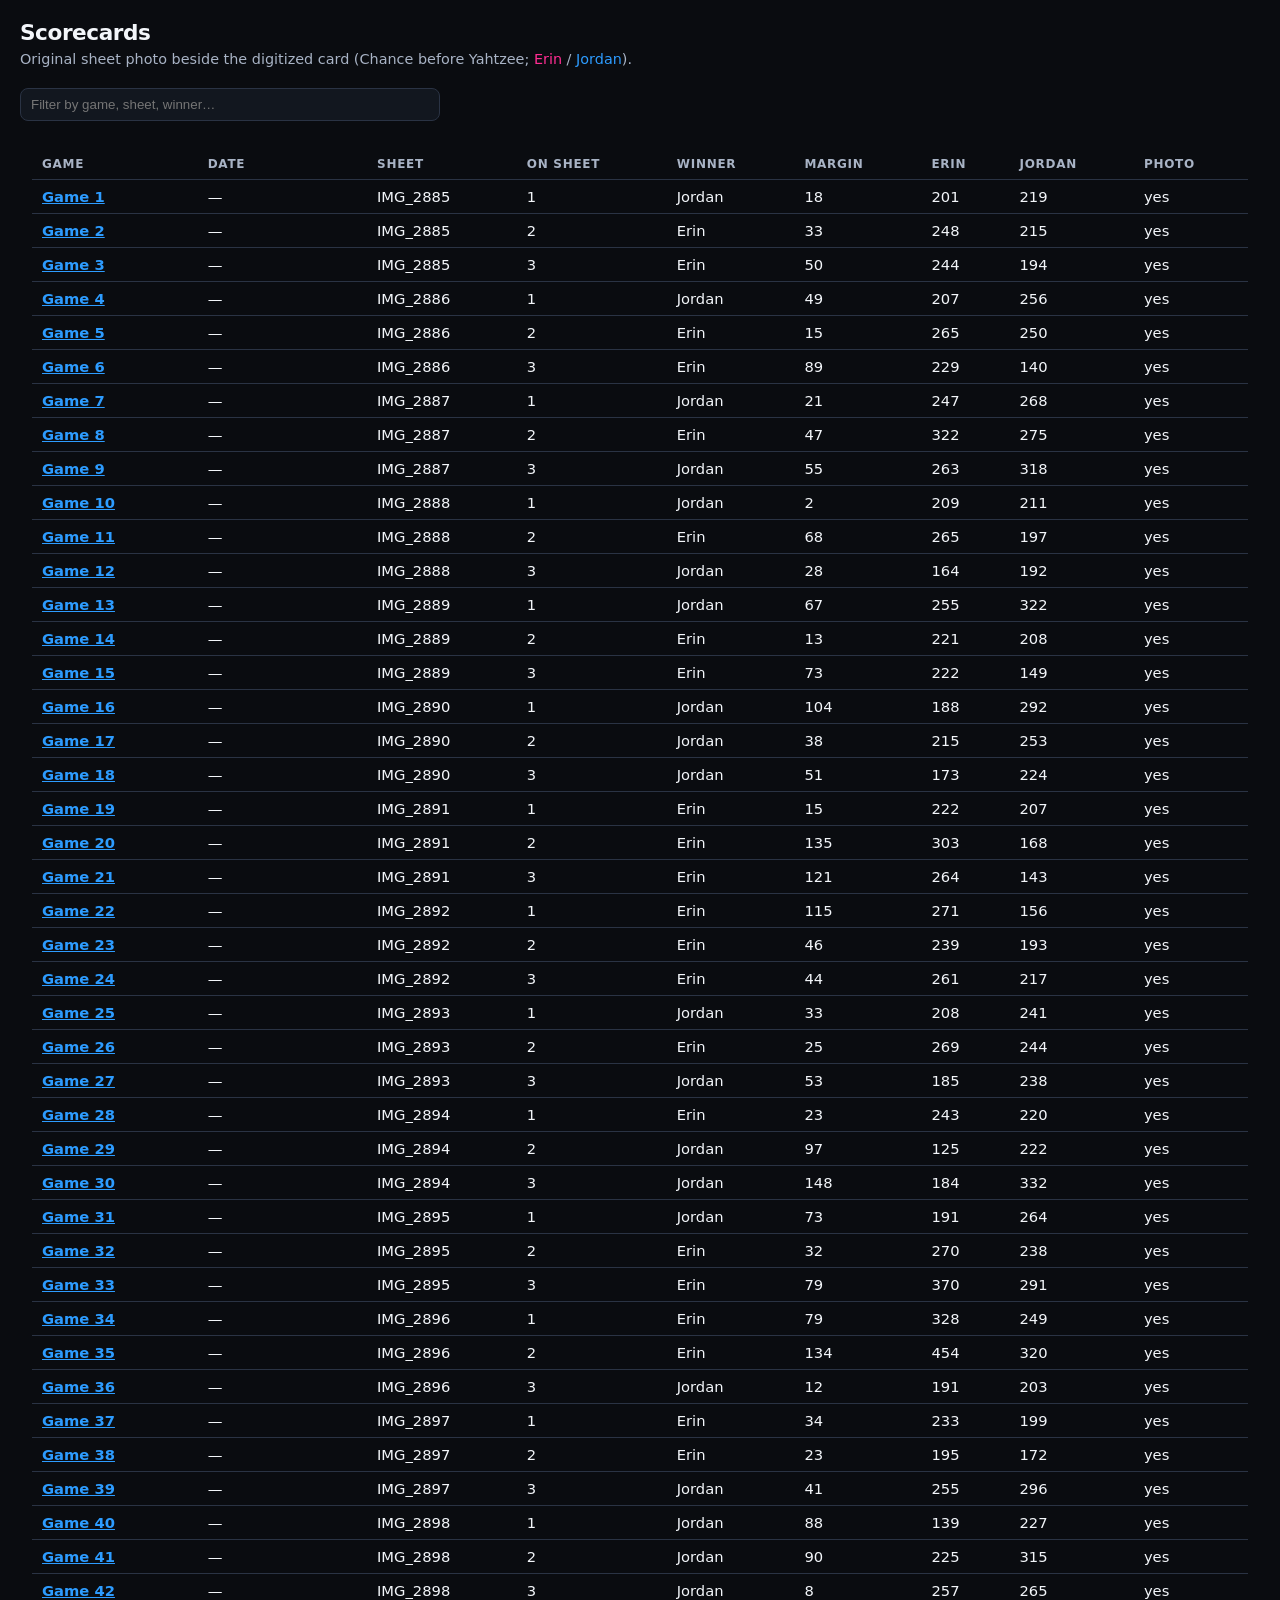
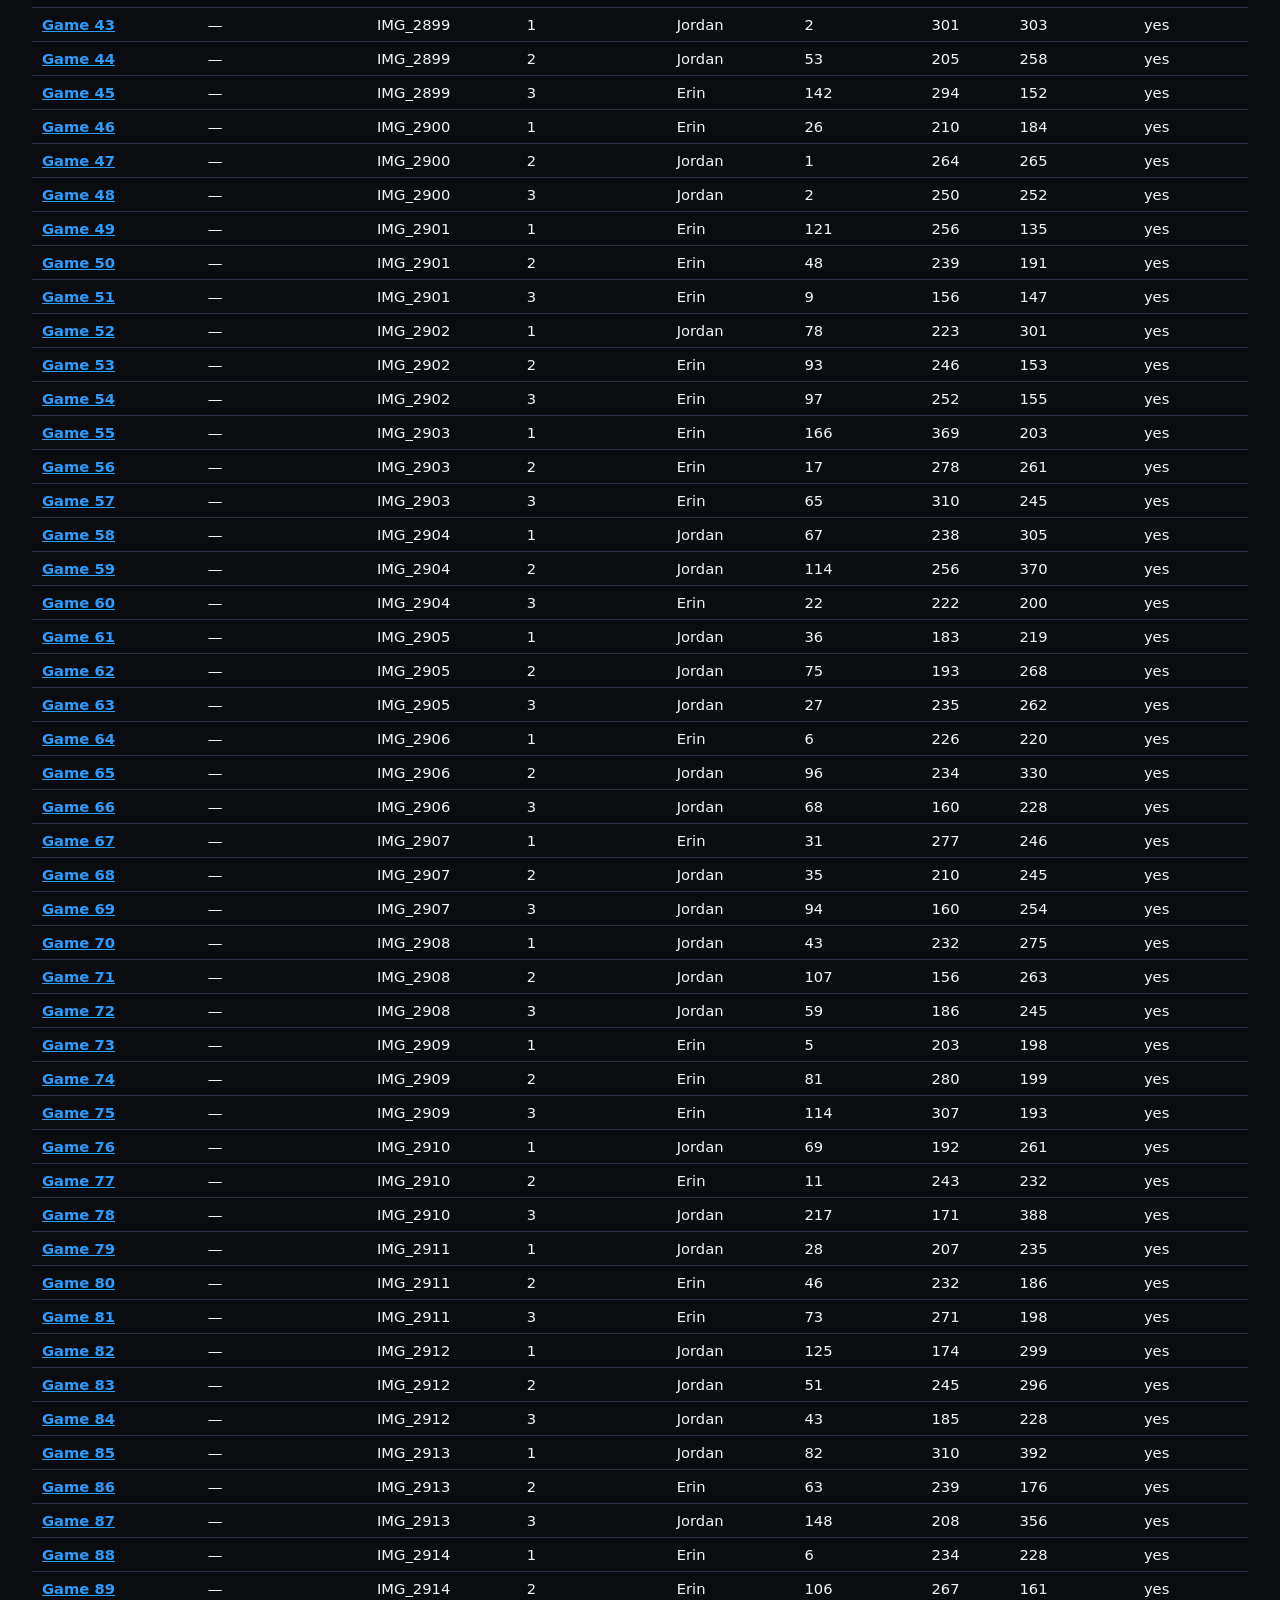
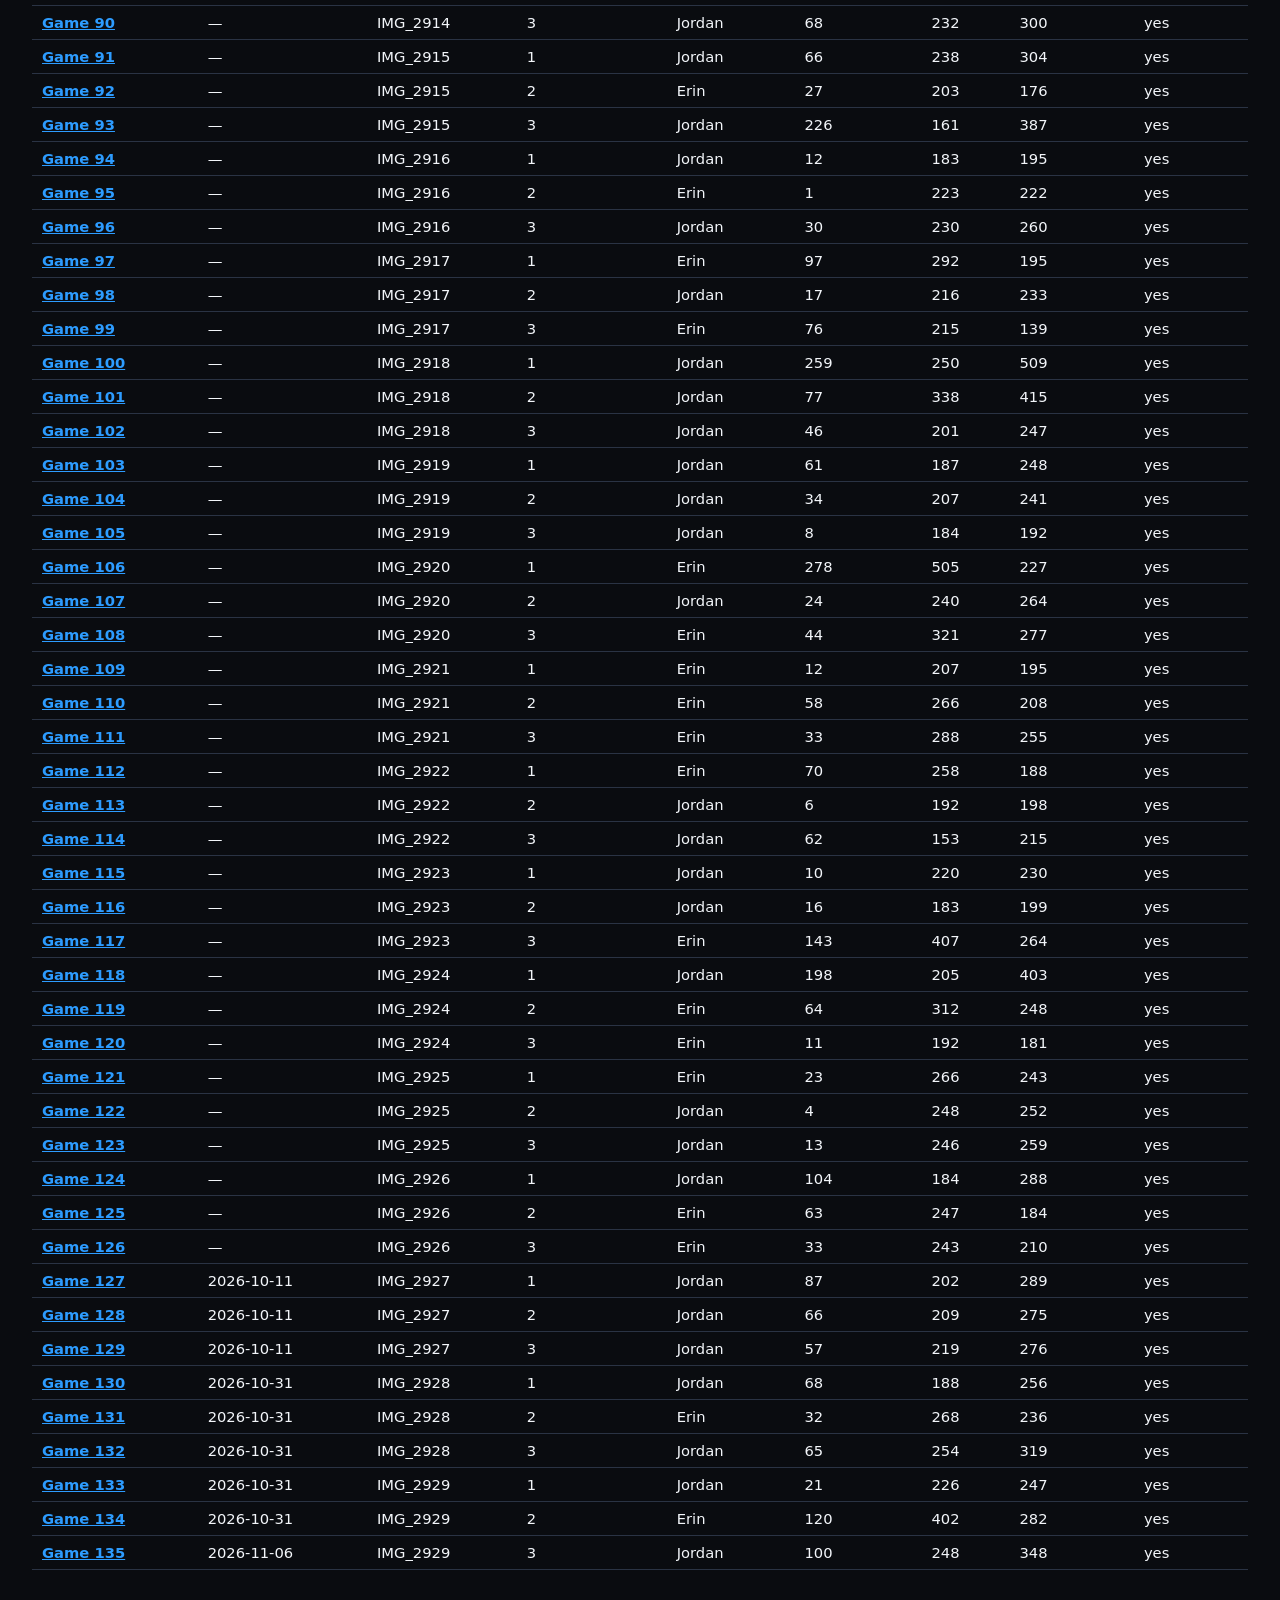
<file: dashboard/scorecards/index.html>
<!DOCTYPE html>
<html lang="en">
<head>
  <meta charset="utf-8" />
  <meta name="viewport" content="width=device-width, initial-scale=1" />
  <title>Yahtzee scorecards</title>
  <link rel="stylesheet" href="scorecards.css" />
</head>
<body>
  <div class="wrap">
    <div class="bar">
      <div>
        <h1>Scorecards</h1>
        <p class="note">
          Original sheet photo beside the digitized card
          (Chance before Yahtzee; <span style="color:#FF2D92">Erin</span> / <span style="color:#2D9CFF">Jordan</span>).
        </p>
      </div>
    </div>
    <input class="search" id="q" type="search" placeholder="Filter by game, sheet, winner…" />
    <div class="card-scroll">
    <table class="catalog">
      <thead>
        <tr>
          <th>Game</th>
          <th>Date</th>
          <th>Sheet</th>
          <th>On sheet</th>
          <th>Winner</th>
          <th>Margin</th>
          <th>Erin</th>
          <th>Jordan</th>
          <th>Photo</th>
        </tr>
      </thead>
      <tbody id="rows"></tbody>
    </table>
    </div>
  </div>
  <script src="games.js"></script>
  <script>
    const body = document.getElementById("rows");
    const games = (window.SCORECARD_DATA && window.SCORECARD_DATA.games) || [];

    function displayName(key) {
      if (key === "erin") return "Erin";
      if (key === "jordan") return "Jordan";
      return key;
    }

    function render(filter) {
      const q = (filter || "").trim().toLowerCase();
      body.innerHTML = "";
      games.forEach((g) => {
        const hay = [g.game_seq, g.played_on, g.sheet, g.winner, g.game_on_sheet].join(" ").toLowerCase();
        if (q && !hay.includes(q)) return;
        const tr = document.createElement("tr");
        tr.innerHTML = `
          <td><a class="game" href="viewer.html?game=${g.game_seq}">Game ${g.game_seq}</a></td>
          <td>${g.played_on || "—"}</td>
          <td>${g.sheet}</td>
          <td>${g.game_on_sheet}</td>
          <td>${displayName(g.winner)}</td>
          <td>${g.margin}</td>
          <td>${g.erin.recorded_total}</td>
          <td>${g.jordan.recorded_total}</td>
          <td>${g.photo ? "yes" : "—"}</td>`;
        body.appendChild(tr);
      });
    }
    render("");
    document.getElementById("q").addEventListener("input", (e) => render(e.target.value));
  </script>
</body>
</html>
</file>
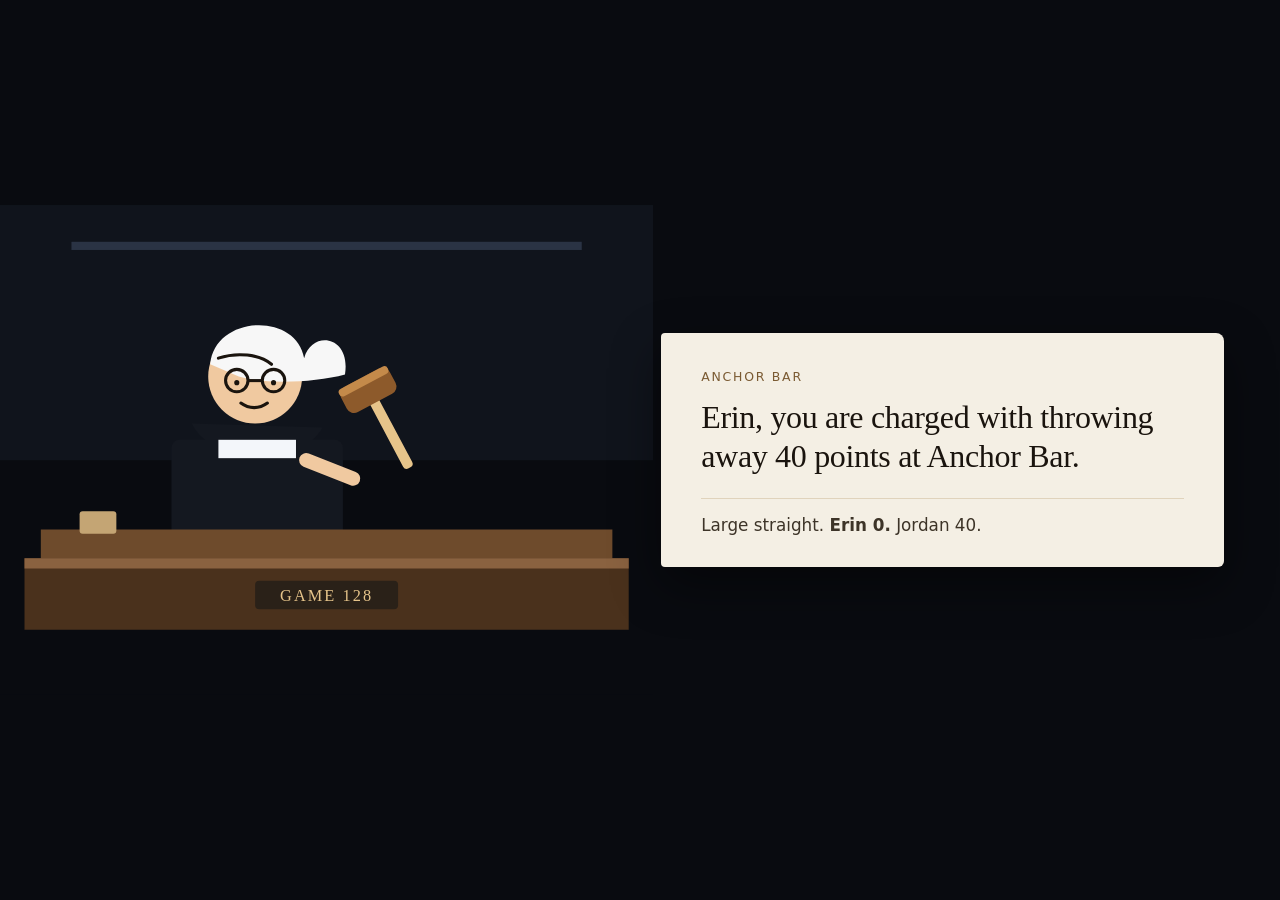
<file: dashboard/scorecards/mockups/stills.html>
<!DOCTYPE html>
<html lang="en">
<head>
  <meta charset="utf-8" />
  <meta name="viewport" content="width=device-width, initial-scale=1" />
  <title>Cutaway stills</title>
  <style>
    :root {
      --bg: #0a0c10;
      --surface: #12171f;
      --text: #f3f6fa;
      --muted: #a8b3c5;
      --erin: #ff2d92;
      --jordan: #2d9cff;
      --wood: #6e4b2c;
      --wood-dark: #3d2918;
      --paper: #f4efe4;
      --ink: #1a140e;
    }
    * { box-sizing: border-box; }
    html, body { margin: 0; height: 100%; background: var(--bg); color: var(--text); }
    body { font-family: "Avenir Next", "Segoe UI", system-ui, sans-serif; }
    article[hidden] { display: none !important; }
    article {
      position: fixed;
      inset: 0;
      overflow: hidden;
      background: var(--bg);
    }
    svg { display: block; width: 100%; height: 100%; }
    .stage { position: absolute; inset: 0; }
    .caption, .charge, .bubble, .banner, .plate {
      position: absolute;
      margin: 0;
    }

    /* Courtroom: judge and gavel on the left, the charge on a sheet to the right. */
    #courtroom {
      background: #090b10;
      display: flex;
      align-items: center;
    }
    #courtroom .stage { position: relative; flex: 1.15; height: 100%; inset: auto; }
    #courtroom .charge {
      position: relative;
      flex: 0.85;
      margin: 48px 56px 48px 8px;
      padding: 36px 40px 32px;
      background: var(--paper);
      color: var(--ink);
      border-radius: 4px 8px 6px 4px;
      box-shadow: 0 18px 50px rgba(0, 0, 0, 0.45);
    }
    #courtroom .where {
      margin: 0 0 14px;
      font-size: 0.78rem;
      letter-spacing: 0.14em;
      text-transform: uppercase;
      color: #7a5a32;
    }
    #courtroom h1 {
      margin: 0;
      font-family: Georgia, "Iowan Old Style", "Palatino Linotype", serif;
      font-weight: 500;
      font-size: clamp(1.7rem, 2.5vw, 2.55rem);
      line-height: 1.22;
      letter-spacing: -0.01em;
    }
    #courtroom .docket {
      margin: 22px 0 0;
      padding-top: 16px;
      border-top: 1px solid #e0d3bc;
      font-variant-numeric: tabular-nums;
      font-size: 1.05rem;
      color: #3d3428;
    }
    #courtroom .docket b { font-weight: 700; }

    /* Documentary */
    #documentary { background: #06110c; }
    #documentary .letterbox {
      position: absolute;
      left: 0; right: 0; bottom: 0;
      padding: 22px 8vw 26px;
      background: #000;
    }
    #documentary .narration {
      margin: 0 auto;
      max-width: 920px;
      font-family: Georgia, "Iowan Old Style", serif;
      font-style: italic;
      font-weight: 500;
      font-size: clamp(1.25rem, 2.3vw, 2.05rem);
      line-height: 1.35;
      text-align: center;
    }
    #documentary .species {
      position: absolute;
      left: 28px;
      top: 22px;
      margin: 0;
      padding: 10px 14px;
      background: rgba(0, 0, 0, 0.55);
      border: 1px solid rgba(243, 246, 250, 0.2);
      font-size: 0.78rem;
      letter-spacing: 0.12em;
      text-transform: uppercase;
      line-height: 1.45;
    }
    #documentary .species span { display: block; letter-spacing: 0.04em; text-transform: none; font-size: 0.95rem; color: var(--muted); }

    /* Pub */
    #regulars .bubble {
      right: 6vw;
      top: 11vh;
      width: min(420px, 38vw);
      padding: 18px 20px 16px;
      background: var(--text);
      color: #14181f;
      border-radius: 18px;
      font-size: clamp(1.25rem, 2vw, 1.85rem);
      font-weight: 650;
      line-height: 1.28;
      box-shadow: 0 12px 30px rgba(0, 0, 0, 0.35);
    }
    #regulars .bubble:after {
      content: "";
      position: absolute;
      left: 36px;
      bottom: -12px;
      border-width: 12px 10px 0 0;
      border-style: solid;
      border-color: var(--text) transparent transparent transparent;
    }
    #regulars .chalk {
      left: 28px;
      bottom: 22px;
      margin: 0;
      color: #d7e2c8;
      font-family: "Segoe Print", "Comic Sans MS", cursive;
      font-size: 1.15rem;
      letter-spacing: 0.02em;
      text-shadow: 0 1px 0 rgba(0, 0, 0, 0.4);
    }

    /* Sports desk: the anchor sits above the banner, never under it. */
    #sports { display: flex; flex-direction: column; }
    #sports .stage { position: relative; flex: 1; min-height: 0; inset: auto; }
    #sports .banner {
      position: relative;
      left: auto; right: auto; bottom: auto;
      display: grid;
      grid-template-columns: auto 1fr;
      align-items: stretch;
      background: #12080c;
      border-top: 6px solid #e10600;
    }
    #sports .flag {
      margin: 0;
      padding: 16px 22px;
      background: #e10600;
      color: white;
      font-weight: 800;
      letter-spacing: 0.14em;
      font-size: clamp(1.1rem, 2vw, 1.6rem);
      display: flex;
      align-items: center;
    }
    #sports .crawl {
      margin: 0;
      padding: 14px 22px;
      font-size: clamp(1.15rem, 2vw, 1.7rem);
      font-weight: 650;
      line-height: 1.28;
      display: flex;
      align-items: center;
    }
    #sports .bug {
      position: absolute;
      top: 22px;
      left: 22px;
      margin: 0;
      padding: 8px 12px;
      background: rgba(10, 12, 16, 0.72);
      border-left: 4px solid var(--jordan);
      font-size: 0.82rem;
      letter-spacing: 0.08em;
      text-transform: uppercase;
    }

    @media (max-width: 700px) {
      #courtroom { display: block; }
      #courtroom .stage { position: absolute; inset: 0 0 auto 0; height: 48%; }
      #courtroom .charge {
        position: absolute;
        left: 16px;
        right: 16px;
        top: auto;
        bottom: 16px;
        margin: 0;
        padding: 22px 18px 18px;
      }
      #courtroom h1 { font-size: 1.45rem; }
      #courtroom .docket { margin-top: 14px; padding-top: 12px; font-size: 0.98rem; }
      #documentary .letterbox { padding: 16px 16px 20px; }
      #documentary .narration { font-size: 1.2rem; }
      #documentary .species { left: 12px; top: 12px; }
      #regulars .stage { bottom: 168px; }
      #regulars .bubble {
        top: auto;
        right: 16px;
        left: 16px;
        bottom: 58px;
        width: auto;
        font-size: 1.28rem;
      }
      #regulars .bubble:after {
        left: 42px;
        top: -12px;
        bottom: auto;
        border-width: 0 12px 12px 0;
        border-color: transparent transparent var(--text) transparent;
      }
      #regulars .chalk { left: 16px; bottom: 16px; font-size: 1.05rem; }
      #sports .banner { grid-template-columns: 1fr; }
      #sports .flag { justify-content: center; padding: 10px 16px; }
      #sports .crawl { padding: 12px 16px 18px; font-size: 1.12rem; }
    }
  </style>
</head>
<body>
  <article id="courtroom" hidden>
    <div class="stage" aria-hidden="true">
      <svg viewBox="0 0 640 480" preserveAspectRatio="xMidYMid meet">
        <rect width="640" height="480" fill="#090b10" />
        <rect x="0" y="0" width="640" height="250" fill="#10141c" />
        <rect x="70" y="36" width="500" height="8" fill="#2a3344" />
        <g>
          <circle cx="250" cy="168" r="46" fill="#f0c9a0" />
          <path d="M206 156c4-48 84-52 92-6 8-28 46-22 40 16-30 8-78 10-104 2z" fill="#f7f7f7" />
          <path d="M214 150c18-6 40-4 52 6" fill="none" stroke="#1a140e" stroke-width="3" stroke-linecap="round" />
          <circle cx="232" cy="172" r="11" fill="none" stroke="#1a140e" stroke-width="3" />
          <circle cx="268" cy="172" r="11" fill="none" stroke="#1a140e" stroke-width="3" />
          <line x1="243" y1="172" x2="257" y2="172" stroke="#1a140e" stroke-width="3" />
          <circle cx="232" cy="174" r="2.5" fill="#1a140e" />
          <circle cx="268" cy="174" r="2.5" fill="#1a140e" />
          <path d="M236 194c8 6 18 6 26 0" fill="none" stroke="#1a140e" stroke-width="3" stroke-linecap="round" />
          <path d="M188 214c18 40 108 42 128 4" fill="#141820" />
          <rect x="168" y="230" width="168" height="120" rx="8" fill="#141820" />
          <rect x="214" y="230" width="76" height="18" fill="#f3f6fa" />
          <path d="M300 250l46 18" stroke="#f0c9a0" stroke-width="14" stroke-linecap="round" />
          <g transform="translate(348 168) rotate(-28)">
            <rect x="0" y="26" width="10" height="78" rx="4" fill="#e6c48a" />
            <rect x="-22" y="4" width="54" height="28" rx="8" fill="#8d5a2b" />
            <rect x="-22" y="4" width="54" height="8" rx="4" fill="#c48a4a" />
          </g>
        </g>
        <path d="M40 318h560v28c0 10-8 16-18 16H58c-10 0-18-6-18-16z" fill="#6e4b2c" />
        <path d="M24 346h592v70H24z" fill="#4a311c" />
        <path d="M24 346h592v10H24z" fill="#8a6240" />
        <rect x="250" y="368" width="140" height="28" rx="4" fill="#2a2118" />
        <text x="320" y="388" text-anchor="middle" fill="#e6c48a" font-family="Georgia, serif" font-size="16" letter-spacing="2">GAME 128</text>
        <rect x="78" y="300" width="36" height="22" rx="3" fill="#c4a574" />
      </svg>
    </div>
    <div class="charge">
      <p class="where">Anchor Bar</p>
      <h1>Erin, you are charged with throwing away 40 points at Anchor Bar.</h1>
      <p class="docket">Large straight. <b>Erin 0.</b> Jordan 40.</p>
    </div>
  </article>

  <article id="documentary" hidden>
    <div class="stage" aria-hidden="true">
      <svg viewBox="0 0 800 500" preserveAspectRatio="xMidYMid slice">
        <defs>
          <radialGradient id="spot" cx="50%" cy="46%" r="48%">
            <stop offset="0%" stop-color="#1d4a32" />
            <stop offset="55%" stop-color="#0c2218" />
            <stop offset="100%" stop-color="#06110c" />
          </radialGradient>
        </defs>
        <rect width="800" height="500" fill="url(#spot)" />
        <g fill="#0e2a1c" opacity="0.9">
          <ellipse cx="120" cy="390" rx="70" ry="18" />
          <ellipse cx="250" cy="410" rx="90" ry="16" />
          <ellipse cx="620" cy="400" rx="110" ry="20" />
          <path d="M80 360c20-70 40-70 48-10" fill="none" stroke="#143824" stroke-width="8" />
          <path d="M700 340c-30-80-10-90 20-20" fill="none" stroke="#143824" stroke-width="8" />
        </g>
        <g>
          <g transform="translate(210 175) rotate(-8)">
            <rect width="92" height="92" rx="14" fill="#f3f6fa" />
            <g fill="#1a140e">
              <circle cx="24" cy="24" r="7" /><circle cx="46" cy="24" r="7" /><circle cx="68" cy="24" r="7" />
              <circle cx="24" cy="68" r="7" /><circle cx="46" cy="68" r="7" /><circle cx="68" cy="68" r="7" />
            </g>
          </g>
          <g transform="translate(330 150) rotate(6)">
            <rect width="100" height="100" rx="16" fill="#f7f8fb" />
            <g fill="#1a140e">
              <circle cx="26" cy="26" r="8" /><circle cx="50" cy="26" r="8" /><circle cx="74" cy="26" r="8" />
              <circle cx="26" cy="74" r="8" /><circle cx="50" cy="74" r="8" /><circle cx="74" cy="74" r="8" />
            </g>
          </g>
          <g transform="translate(470 190) rotate(-4)">
            <rect width="88" height="88" rx="14" fill="#e7ebf2" />
            <g fill="#1a140e">
              <circle cx="22" cy="22" r="7" /><circle cx="44" cy="22" r="7" /><circle cx="66" cy="22" r="7" />
              <circle cx="22" cy="66" r="7" /><circle cx="44" cy="66" r="7" /><circle cx="66" cy="66" r="7" />
            </g>
          </g>
          <g transform="translate(280 280) rotate(4)">
            <rect width="86" height="86" rx="14" fill="#f3f6fa" />
            <g fill="#1a140e">
              <circle cx="22" cy="22" r="6.5" /><circle cx="43" cy="22" r="6.5" /><circle cx="64" cy="22" r="6.5" />
              <circle cx="22" cy="64" r="6.5" /><circle cx="43" cy="64" r="6.5" /><circle cx="64" cy="64" r="6.5" />
            </g>
          </g>
          <g transform="translate(400 300) rotate(-10)">
            <rect width="90" height="90" rx="14" fill="#f7f8fb" />
            <g fill="#1a140e">
              <circle cx="23" cy="23" r="7" /><circle cx="45" cy="23" r="7" /><circle cx="67" cy="23" r="7" />
              <circle cx="23" cy="67" r="7" /><circle cx="45" cy="67" r="7" /><circle cx="67" cy="67" r="7" />
            </g>
          </g>
        </g>
      </svg>
    </div>
    <p class="species">Game 112<span>The Butcher's Hook · 50</span></p>
    <div class="letterbox">
      <p class="narration">Rarely seen in the wild, the Erin has rolled a Yahtzee at The Butcher's Hook.</p>
    </div>
  </article>

  <article id="regulars" hidden>
    <div class="stage" aria-hidden="true">
      <svg viewBox="0 0 800 520" preserveAspectRatio="xMidYMid slice">
        <rect width="800" height="520" fill="#100e0c" />
        <rect x="0" y="0" width="800" height="300" fill="#1a1612" />
        <rect x="0" y="300" width="800" height="28" fill="#6e4b2c" />
        <rect x="0" y="328" width="800" height="192" fill="#3d2918" />
        <rect x="0" y="328" width="800" height="14" fill="#8a6240" />
        <g>
          <line x1="150" y1="0" x2="150" y2="78" stroke="#c4a574" stroke-width="4" />
          <rect x="78" y="78" width="160" height="46" rx="4" fill="#1c1814" stroke="#e1b15a" stroke-width="4" />
          <text x="158" y="108" text-anchor="middle" fill="#e1b15a" font-family="Georgia, serif" font-size="22" letter-spacing="1">The Atlas</text>
        </g>
        <g transform="translate(180 150)">
          <circle cx="70" cy="46" r="36" fill="#f0c9a0" />
          <path d="M40 40c8-28 62-28 64 2-20 4-48 6-64 0z" fill="#d7dde6" />
          <path d="M58 58c6 8 22 8 28 0" fill="none" stroke="#1a140e" stroke-width="3" stroke-linecap="round" />
          <circle cx="58" cy="50" r="3" fill="#1a140e" />
          <circle cx="84" cy="50" r="3" fill="#1a140e" />
          <rect x="28" y="86" width="86" height="90" rx="10" fill="#3c4a44" />
          <rect x="118" y="150" width="22" height="70" rx="8" fill="#e7c56a" />
          <rect x="114" y="138" width="30" height="18" rx="6" fill="#f3f6fa" />
        </g>
        <g transform="translate(360 140)">
          <circle cx="78" cy="58" r="38" fill="#e7b892" />
          <path d="M42 48h74v16H42z" fill="#2a3344" />
          <path d="M48 40c10-24 58-22 66 8" fill="#6d5a48" />
          <path d="M58 78h28" stroke="#6d5a48" stroke-width="6" stroke-linecap="round" />
          <circle cx="64" cy="62" r="3" fill="#1a140e" />
          <circle cx="92" cy="62" r="3" fill="#1a140e" />
          <path d="M66 90c8 4 16 4 24 0" fill="none" stroke="#1a140e" stroke-width="3" stroke-linecap="round" />
          <rect x="36" y="100" width="92" height="96" rx="10" fill="#243044" />
          <rect x="128" y="168" width="22" height="64" rx="8" fill="#e7c56a" />
          <rect x="124" y="156" width="30" height="16" rx="6" fill="#f3f6fa" />
        </g>
      </svg>
    </div>
    <p class="bubble">Back from 42 down, Jordan? I've seen pints with less fizz.</p>
    <p class="chalk">Game 122 · The Atlas · Yahtzee 50</p>
  </article>

  <article id="sports" hidden>
    <div class="stage" aria-hidden="true">
      <svg viewBox="0 0 800 500" preserveAspectRatio="xMidYMid meet">
        <rect width="800" height="500" fill="#070b14" />
        <rect x="40" y="36" width="250" height="150" rx="8" fill="#12171f" stroke="#2a3344" />
        <text x="165" y="78" text-anchor="middle" fill="#a8b3c5" font-family="system-ui, sans-serif" font-size="16" letter-spacing="2">ERIN</text>
        <text x="165" y="132" text-anchor="middle" fill="#ff2d92" font-family="system-ui, sans-serif" font-size="64" font-weight="700">63</text>
        <rect x="510" y="36" width="250" height="150" rx="8" fill="#12171f" stroke="#2a3344" />
        <text x="635" y="78" text-anchor="middle" fill="#a8b3c5" font-family="system-ui, sans-serif" font-size="16" letter-spacing="2">JORDAN</text>
        <text x="635" y="132" text-anchor="middle" fill="#2d9cff" font-family="system-ui, sans-serif" font-size="64" font-weight="700">63</text>
        <g transform="translate(330 150)">
          <circle cx="70" cy="48" r="40" fill="#f0c9a0" />
          <path d="M36 36c10-30 64-30 70 4-22 6-50 8-70 0z" fill="#2a241c" />
          <path d="M48 40h48" stroke="#2a241c" stroke-width="8" stroke-linecap="round" />
          <circle cx="56" cy="54" r="3" fill="#1a140e" />
          <circle cx="86" cy="54" r="3" fill="#1a140e" />
          <path d="M60 72h22" stroke="#1a140e" stroke-width="3" stroke-linecap="round" />
          <rect x="28" y="92" width="86" height="110" rx="8" fill="#1a2130" />
          <rect x="58" y="92" width="26" height="110" fill="#f3f6fa" />
          <path d="M62 118h18" stroke="#2d9cff" stroke-width="8" />
          <circle cx="118" cy="150" r="8" fill="#2a3344" />
          <rect x="112" y="158" width="6" height="40" fill="#2a3344" />
        </g>
        <rect x="180" y="360" width="440" height="28" rx="4" fill="#12171f" />
      </svg>
    </div>
    <p class="bug">Game 124 · The Atlas</p>
    <div class="banner">
      <p class="flag">BREAKING</p>
      <p class="crawl">Sources confirm Erin and Jordan have each reached 63 in the upper section at The Atlas. More at 11.</p>
    </div>
  </article>

  <script>
    var scene = new URLSearchParams(location.search).get("scene") || "courtroom";
    var node = document.getElementById(scene);
    if (!node) node = document.getElementById("courtroom");
    node.hidden = false;
    document.title = node.id;
  </script>
</body>
</html>
</file>
<file: dashboard/scorecards/scorecards.css>
:root {
  --bg: #0a0c10;
  --surface: #12171f;
  --surface-2: #1a2130;
  --border: #2a3344;
  --text: #f3f6fa;
  --muted: #a8b3c5;
  --dim: #6d7889;
  --erin: #ff2d92;
  --jordan: #2d9cff;
  --paper: #161c26;
  --line: #2a3344;
  --highlight: rgba(255, 255, 255, 0.06);
}

* { box-sizing: border-box; }

html, body {
  margin: 0;
  min-height: 100%;
  background: var(--bg);
  color: var(--text);
  font-family: "Avenir Next", "Segoe UI", system-ui, sans-serif;
}

a { color: var(--jordan); }
a:hover { color: #6bb6ff; }

.wrap {
  max-width: 1480px;
  margin: 0 auto;
  padding: 20px 20px 48px;
}

.bar {
  display: flex;
  flex-wrap: wrap;
  gap: 12px 20px;
  align-items: baseline;
  justify-content: space-between;
  margin-bottom: 18px;
}

.bar h1 {
  margin: 0;
  font-size: 1.35rem;
  letter-spacing: -0.02em;
}

.bar p, .meta {
  margin: 4px 0 0;
  color: var(--muted);
  font-size: 0.9rem;
}

nav.links { display: flex; gap: 14px; flex-wrap: wrap; font-size: 0.9rem; }

.story {
  margin: 0 0 18px;
  max-width: 40rem;
  font-size: 1.05rem;
  line-height: 1.45;
  overflow-wrap: break-word;
}

@media (max-width: 640px) {
  .wrap { padding: 14px 14px 36px; }
  .story { font-size: 1rem; margin-bottom: 14px; }
}

.replay {
  margin: 0 0 18px;
  padding: 14px 14px 16px;
  background: var(--surface);
  border: 1px solid var(--border);
  border-radius: 14px;
}

.replay-head {
  display: flex;
  align-items: center;
  justify-content: space-between;
  gap: 12px;
}

.replay h2 {
  margin: 0;
  padding: 0;
  border: 0;
  font-size: 0.78rem;
  letter-spacing: 0.08em;
  text-transform: uppercase;
  color: var(--muted);
}

.replay-btn {
  min-height: 44px;
  min-width: 96px;
  padding: 0 16px;
  border-radius: 999px;
  border: 1px solid var(--border);
  background: var(--surface-2);
  color: var(--text);
  font: inherit;
  font-weight: 650;
  cursor: pointer;
}

.replay-btn:disabled {
  cursor: default;
  opacity: 0.7;
}

.replay-lead,
.replay-caption {
  margin: 10px 0 0;
  line-height: 1.4;
  overflow-wrap: break-word;
}

.replay-lead {
  font-weight: 700;
  font-variant-numeric: tabular-nums;
}

.replay-caption {
  min-height: 2.8em;
  color: var(--muted);
}

.replay.is-focus {
  border-color: #6d7889;
}

.replay.is-focus .replay-caption {
  color: var(--text);
}

.replay.is-done .replay-caption {
  color: var(--text);
}

.replay-lanes { margin-top: 8px; }

.lane {
  display: grid;
  grid-template-columns: 4.6rem 2.8rem minmax(0, 1fr);
  gap: 8px;
  align-items: center;
  margin-top: 8px;
}

.who { font-weight: 700; white-space: nowrap; }
.lane.erin .who { color: var(--erin); }
.lane.jordan .who { color: var(--jordan); }

.total {
  font-variant-numeric: tabular-nums;
  font-weight: 700;
  text-align: right;
}

.track {
  height: 14px;
  background: #0d1016;
  border-radius: 999px;
  overflow: hidden;
}

.fill {
  height: 100%;
  width: 0;
  border-radius: inherit;
  transition: width 560ms ease;
}

.lane.erin .fill { background: var(--erin); }
.lane.jordan .fill { background: var(--jordan); }

@media (max-width: 640px) {
  .lane { grid-template-columns: 3.6rem 2.4rem minmax(0, 1fr); gap: 6px; }
  .replay-caption { min-height: 4.2em; }
}

@media (prefers-reduced-motion: reduce) {
  .fill { transition: none; }
  .lane.is-pop .total { animation: none; }
}

@keyframes replay-pop {
  from { transform: translateY(3px); opacity: 0.45; }
  to { transform: none; opacity: 1; }
}

.lane.is-pop .total { animation: replay-pop 560ms ease; }

.compare {
  display: grid;
  grid-template-columns: minmax(280px, 1fr) minmax(420px, 1.15fr);
  gap: 18px;
  align-items: start;
}

@media (max-width: 980px) {
  .compare { grid-template-columns: 1fr; }
}

.panel {
  background: var(--surface);
  border: 1px solid var(--border);
  border-radius: 14px;
  overflow: hidden;
}

.panel h2 {
  margin: 0;
  padding: 12px 16px;
  font-size: 0.78rem;
  letter-spacing: 0.08em;
  text-transform: uppercase;
  color: var(--muted);
  border-bottom: 1px solid var(--border);
}

.photo-slot {
  min-height: 320px;
  background: #0d1016;
  display: flex;
  align-items: center;
  justify-content: center;
}

.photo-slot img {
  display: block;
  width: 100%;
  height: auto;
  max-height: 92vh;
  object-fit: contain;
}

.placeholder {
  padding: 36px 24px;
  text-align: center;
  color: var(--muted);
  max-width: 28rem;
  line-height: 1.45;
}

.placeholder code {
  color: var(--text);
  font-size: 0.85em;
}

.card-scroll { overflow-x: auto; padding: 12px; max-width: 100%; }

table.scorecard {
  border-collapse: collapse;
  width: 100%;
  min-width: 520px;
  background: var(--paper);
  font-size: 13px;
}

table.scorecard th,
table.scorecard td {
  border: 1px solid var(--line);
  padding: 4px 6px;
  text-align: center;
  white-space: nowrap;
}

table.scorecard th.cat,
table.scorecard td.cat {
  text-align: left;
  color: var(--muted);
  font-weight: 600;
  width: 9.5rem;
}

table.scorecard thead th.erin { color: var(--erin); }
table.scorecard thead th.jordan { color: var(--jordan); }

table.scorecard td.erin { color: #ff7ab8; }
table.scorecard td.jordan { color: #7abbff; }

table.scorecard col.selected { background: var(--highlight); }

table.scorecard tr.subtotal td,
table.scorecard tr.grand td {
  font-weight: 700;
  color: var(--text);
  background: var(--surface-2);
}

table.scorecard tr.section td.cat { color: var(--text); }

.legend {
  display: flex;
  gap: 16px;
  padding: 0 16px 12px;
  font-size: 0.8rem;
  color: var(--muted);
}

.swatch { display: inline-block; width: 0.7rem; height: 0.7rem; border-radius: 2px; margin-right: 6px; vertical-align: -1px; }
.swatch.erin { background: var(--erin); }
.swatch.jordan { background: var(--jordan); }

.catalog { width: 100%; border-collapse: collapse; font-size: 0.92rem; }
.catalog th, .catalog td {
  border-bottom: 1px solid var(--border);
  padding: 8px 10px;
  text-align: left;
}
.catalog th { color: var(--muted); font-size: 0.75rem; text-transform: uppercase; letter-spacing: 0.06em; }
.catalog a.game { font-weight: 650; }

.search {
  width: min(420px, 100%);
  background: var(--surface);
  border: 1px solid var(--border);
  color: var(--text);
  border-radius: 8px;
  padding: 8px 10px;
  margin: 0 0 16px;
}

.note {
  color: var(--muted);
  font-size: 0.88rem;
  line-height: 1.45;
  max-width: 52rem;
}
</file>
